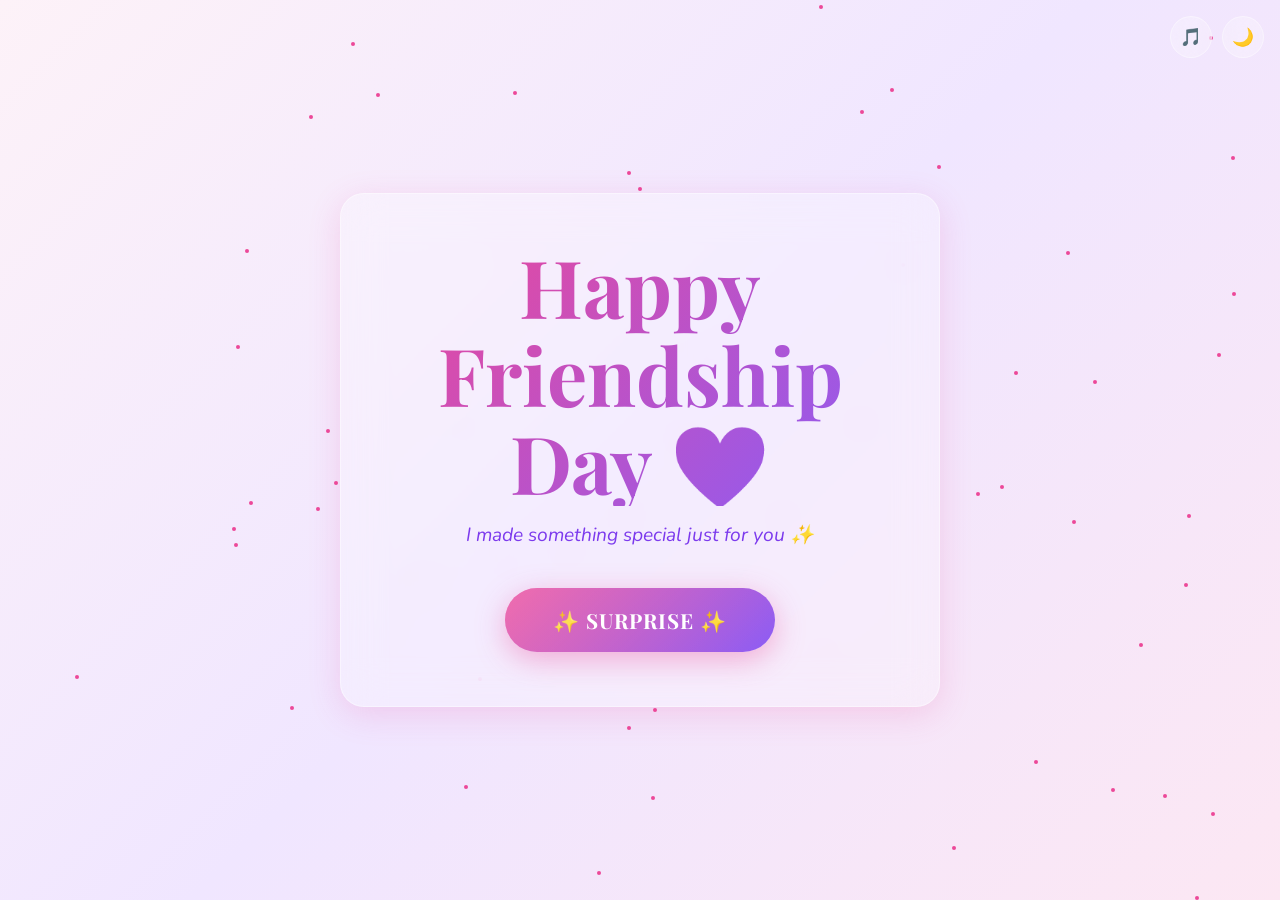
<file: index.html>
<!DOCTYPE html>
<html lang="en">
<head>
<meta charset="UTF-8">
<meta name="viewport" content="width=device-width, initial-scale=1.0">
<title>Happy Friendship Day ❤️</title>
<link rel="stylesheet" href="css/style.css">
<style>
body { background: linear-gradient(135deg, #fdf2f8 0%, #f0e6ff 50%, #fce7f3 100%); min-height: 100vh; }
.hero { min-height: 100vh; display: flex; flex-direction: column; align-items: center; justify-content: center; text-align: center; padding: 2rem; position: relative; z-index: 1; }
.hero-card { padding: 3rem 3.5rem; max-width: 600px; width: 100%; animation: fadeInUp 1.2s ease; }
.greeting { font-family: 'Playfair Display', serif; font-size: clamp(2.5rem, 8vw, 5rem); font-weight: 700; background: linear-gradient(135deg, #ec4899, #8b5cf6); -webkit-background-clip: text; -webkit-text-fill-color: transparent; background-clip: text; animation: glowPulse 3s infinite; line-height: 1.1; margin-bottom: 1rem; }
.sub { font-size: 1.2rem; color: #7c3aed; margin-bottom: 2.5rem; font-style: italic; animation: fadeInUp 1.5s ease; }
.btn-wrap { animation: fadeInUp 1.8s ease; }
.sparkle { display: inline-block; animation: spin 3s linear infinite; }
.stars-bg { position: fixed; inset: 0; pointer-events: none; z-index: 0; }
.star { position: absolute; width: 4px; height: 4px; background: #ec4899; border-radius: 50%; animation: twinkle 2s infinite; }
@keyframes twinkle { 0%,100%{opacity:0;transform:scale(0)} 50%{opacity:1;transform:scale(1)} }
.heart-float { position: fixed; font-size: 1.5rem; animation: floatUp linear infinite; pointer-events: none; z-index: 0; }
</style>
</head>
<body>
<div id="loading"><div class="loading-heart">💖</div></div>
<div id="progress-bar"></div>

<div class="stars-bg" id="stars"></div>
<div class="particles-container"></div>

<div class="controls">
  <button class="ctrl-btn" id="music-btn" onclick="toggleMusic()" title="Music">🎵</button>
  <button class="ctrl-btn" id="dark-btn" onclick="toggleDark()" title="Dark Mode">🌙</button>
</div>

<div class="hero">
  <div class="glass-card hero-card">
    <div class="greeting">Happy Friendship Day ❤️</div>
    <p class="sub">I made something special just for you ✨</p>
    <div class="btn-wrap">
      <a href="surprise1.html" class="surprise-btn">
        <span class="sparkle">✨</span> SURPRISE <span class="sparkle">✨</span>
      </a>
    </div>
  </div>
</div>

<button id="back-to-top" onclick="scrollTop()">↑</button>

<script src="js/photos.js"></script>
<script src="js/main.js"></script>
<script src="js/animations.js"></script>
<script>
// Create stars
const starsEl = document.getElementById('stars');
for (let i = 0; i < 60; i++) {
  const s = document.createElement('div');
  s.className = 'star';
  s.style.left = Math.random() * 100 + '%';
  s.style.top = Math.random() * 100 + '%';
  s.style.animationDelay = Math.random() * 2 + 's';
  s.style.animationDuration = (1 + Math.random() * 2) + 's';
  starsEl.appendChild(s);
}
</script>
</body>
</html>
</file>
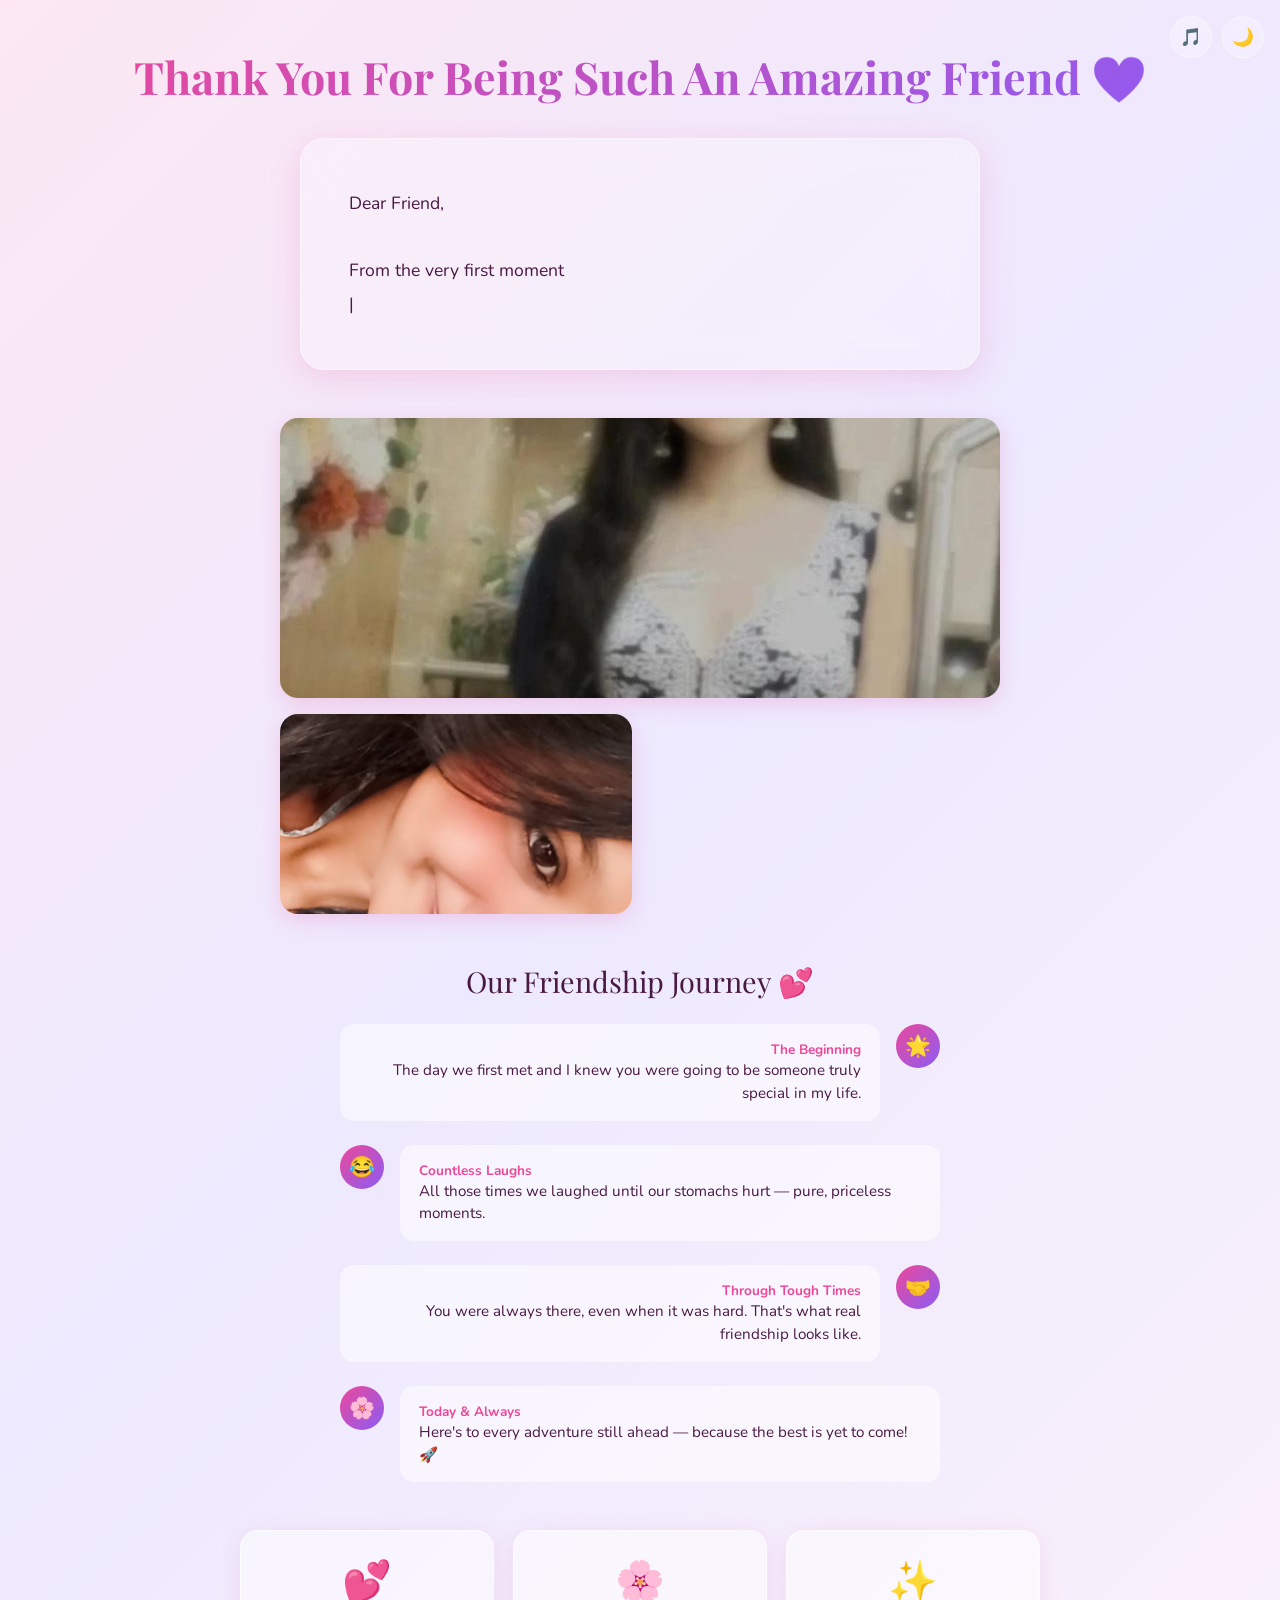
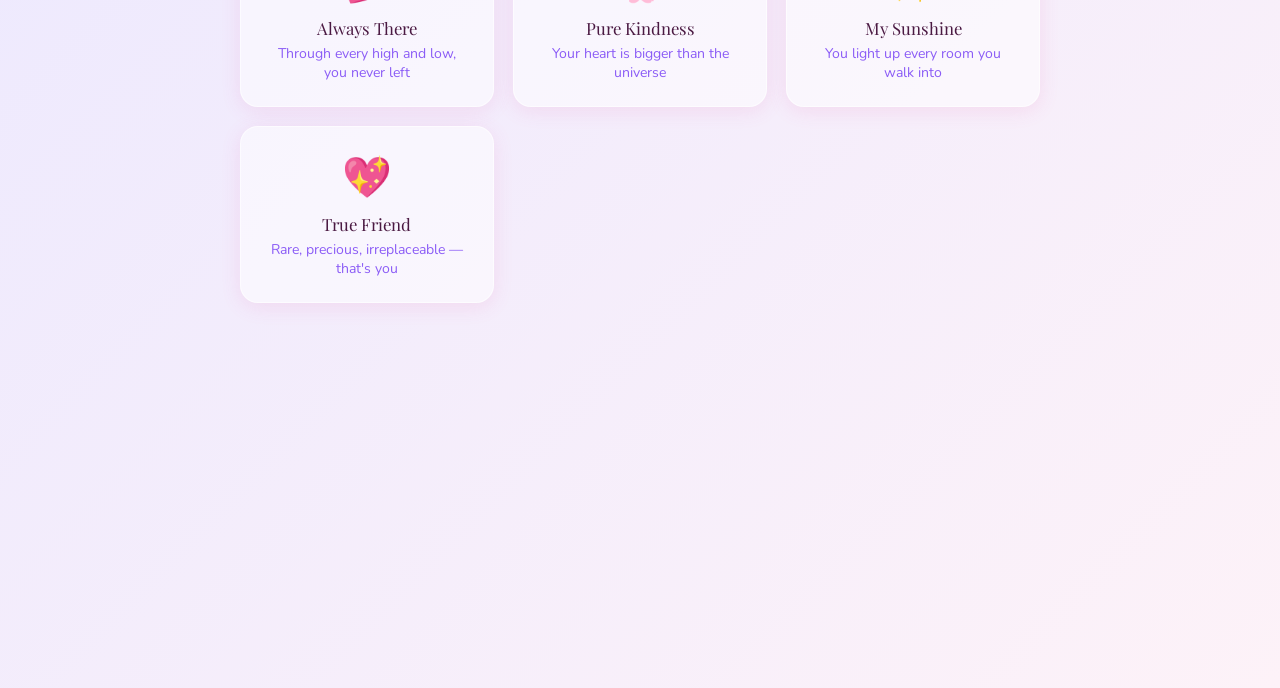
<file: final-message.html>
<!DOCTYPE html>
<html lang="en">
<head>
<meta charset="UTF-8">
<meta name="viewport" content="width=device-width, initial-scale=1.0">
<title>Final Message 💖</title>
<link rel="stylesheet" href="css/style.css">
<style>
body { background: linear-gradient(135deg, #fce7f3 0%, #ede9fe 40%, #fdf2f8 100%); min-height: 100vh; }
.page { padding: 3rem 1.5rem 5rem; position: relative; z-index: 1; }
.final-header { text-align: center; margin-bottom: 2rem; }
.final-title { font-family: 'Playfair Display', serif; font-size: clamp(1.5rem, 5vw, 2.8rem); font-weight: 700; background: linear-gradient(135deg, #ec4899, #8b5cf6); -webkit-background-clip: text; -webkit-text-fill-color: transparent; background-clip: text; line-height: 1.3; animation: glowPulse 3s infinite; }

/* Letter */
.letter { max-width: 680px; margin: 0 auto 3rem; padding: 3rem; }
.letter-body { font-size: 1.1rem; color: #4a1942; line-height: 1.9; }
#typewriter-text { font-family: 'Nunito', sans-serif; }
.cursor { display: inline-block; animation: blink 0.7s infinite; }
@keyframes blink { 0%,100%{opacity:1} 50%{opacity:0} }

/* Collage */
.collage { max-width: 720px; margin: 0 auto 3rem; display: grid; grid-template-columns: 1fr 1fr; gap: 1rem; }
.collage-item { border-radius: 18px; overflow: hidden; box-shadow: 0 6px 20px rgba(236,72,153,0.2); transition: transform 0.4s; }
.collage-item:hover { transform: scale(1.04) rotate(1deg); }
.collage-item img { width: 100%; height: 200px; object-fit: cover; display: block; }
.collage-item:first-child { grid-column: 1 / -1; }
.collage-item:first-child img { height: 280px; }

/* Timeline */
.timeline { max-width: 600px; margin: 0 auto 3rem; }
.timeline-title { font-family: 'Playfair Display', serif; font-size: 1.8rem; color: #4a1942; text-align: center; margin-bottom: 1.5rem; }
.timeline-item { display: flex; gap: 1rem; margin-bottom: 1.5rem; animation: slideInLeft 0.7s ease both; }
.timeline-item:nth-child(even) { animation-name: slideInRight; flex-direction: row-reverse; text-align: right; }
.timeline-dot { min-width: 44px; height: 44px; background: linear-gradient(135deg, #ec4899, #8b5cf6); border-radius: 50%; display: flex; align-items: center; justify-content: center; font-size: 1.3rem; flex-shrink: 0; }
.timeline-content { background: rgba(255,255,255,0.5); border-radius: 14px; padding: 1rem 1.2rem; flex: 1; }
.timeline-year { font-weight: 700; color: #ec4899; font-size: 0.85rem; }
.timeline-text { color: #4a1942; font-size: 0.95rem; line-height: 1.5; }

/* Memory cards */
.memory-cards { max-width: 800px; margin: 0 auto 3rem; display: grid; grid-template-columns: repeat(auto-fill, minmax(220px, 1fr)); gap: 1.2rem; }
.m-card { background: rgba(255,255,255,0.5); border: 1px solid rgba(255,255,255,0.6); border-radius: 18px; padding: 1.5rem; text-align: center; animation: fadeInUp 0.7s ease both; box-shadow: 0 4px 20px rgba(236,72,153,0.12); transition: transform 0.3s; }
.m-card:hover { transform: translateY(-6px); }
.m-card .icon { font-size: 2.5rem; margin-bottom: 0.5rem; }
.m-card .m-title { font-family: 'Playfair Display', serif; color: #4a1942; font-size: 1.05rem; margin-bottom: 0.3rem; }
.m-card .m-text { color: #8b5cf6; font-size: 0.88rem; }

/* Ending */
.ending { text-align: center; max-width: 550px; margin: 0 auto 2.5rem; }
.ending-quote { font-family: 'Playfair Display', serif; font-style: italic; font-size: 1.3rem; color: #4a1942; line-height: 1.7; margin-bottom: 2rem; padding: 1.5rem 2rem; }
.final-btn-wrap { text-align: center; }
.final-btn { background: linear-gradient(135deg, #ec4899, #a855f7, #8b5cf6); animation: pulseShadow 2s infinite; }

.reveal { opacity: 0; transform: translateY(30px); transition: opacity 0.7s, transform 0.7s; }
.revealed { opacity: 1; transform: translateY(0); }
</style>
</head>
<body>
<div id="loading"><div class="loading-heart">💖</div></div>
<div id="progress-bar"></div>
<div class="particles-container"></div>
<div class="controls">
  <button class="ctrl-btn" id="music-btn" onclick="toggleMusic()">🎵</button>
  <button class="ctrl-btn" id="dark-btn" onclick="toggleDark()">🌙</button>
</div>

<div class="page page-content">
  <div class="final-header">
    <div class="final-title">Thank You For Being Such An Amazing Friend ❤️</div>
  </div>

  <!-- Letter -->
  <div class="glass-card letter reveal">
    <div class="letter-body">
      <div id="typewriter-text"></div><span class="cursor">|</span>
    </div>
  </div>

  <!-- Photo Collage -->
  <div class="collage reveal" id="collage"></div>

  <!-- Timeline -->
  <div class="timeline reveal">
    <div class="timeline-title">Our Friendship Journey 💕</div>
    <div class="timeline-item"><div class="timeline-dot">🌟</div><div class="timeline-content"><div class="timeline-year">The Beginning</div><div class="timeline-text">The day we first met and I knew you were going to be someone truly special in my life.</div></div></div>
    <div class="timeline-item"><div class="timeline-dot">😂</div><div class="timeline-content"><div class="timeline-year">Countless Laughs</div><div class="timeline-text">All those times we laughed until our stomachs hurt — pure, priceless moments.</div></div></div>
    <div class="timeline-item"><div class="timeline-dot">🤝</div><div class="timeline-content"><div class="timeline-year">Through Tough Times</div><div class="timeline-text">You were always there, even when it was hard. That's what real friendship looks like.</div></div></div>
    <div class="timeline-item"><div class="timeline-dot">🌸</div><div class="timeline-content"><div class="timeline-year">Today & Always</div><div class="timeline-text">Here's to every adventure still ahead — because the best is yet to come! 🚀</div></div></div>
  </div>

  <!-- Memory Cards -->
  <div class="memory-cards reveal">
    <div class="m-card" style="animation-delay:0s"><div class="icon">💕</div><div class="m-title">Always There</div><div class="m-text">Through every high and low, you never left</div></div>
    <div class="m-card" style="animation-delay:0.15s"><div class="icon">🌸</div><div class="m-title">Pure Kindness</div><div class="m-text">Your heart is bigger than the universe</div></div>
    <div class="m-card" style="animation-delay:0.3s"><div class="icon">✨</div><div class="m-title">My Sunshine</div><div class="m-text">You light up every room you walk into</div></div>
    <div class="m-card" style="animation-delay:0.45s"><div class="icon">💖</div><div class="m-title">True Friend</div><div class="m-text">Rare, precious, irreplaceable — that's you</div></div>
  </div>

  <!-- Ending -->
  <div class="ending reveal">
    <div class="glass-card ending-quote">
      "No matter where life takes us, these memories will always stay special."
    </div>
    <div class="final-btn-wrap">
      <button class="surprise-btn final-btn" onclick="celebrate(event)">❤️ HAPPY FRIENDSHIP DAY ❤️</button>
    </div>
  </div>
</div>

<button id="back-to-top" onclick="scrollTop()">↑</button>

<script src="js/photos.js"></script>
<script src="js/main.js"></script>
<script src="js/animations.js"></script>
<script>
// Build collage
const collage = document.getElementById('collage');
PHOTOS.forEach((src, i) => {
  const div = document.createElement('div');
  div.className = 'collage-item';
  div.innerHTML = `<img src="${src}" alt="Memory" loading="lazy">`;
  collage.appendChild(div);
});

// Typewriter
const message = `Dear Friend,\n\nFrom the very first moment we met, I knew you were someone extraordinary. Your laughter is contagious, your kindness is boundless, and your presence makes every single day brighter.\n\nThank you for every inside joke, every late-night conversation, every shoulder you've offered, and every moment of pure, unfiltered joy.\n\nYou are not just a friend — you are a blessing. And today, on Friendship Day, I want you to know that I am so, so grateful for YOU. 💖`;

function startTypewriter() {
  const el = document.getElementById('typewriter-text');
  if (!el) return;
  let i = 0;
  function tick() {
    if (i < message.length) {
      el.textContent += message[i] === '\n' ? '\n' : message[i];
      if (message[i] === '\n') {
        el.innerHTML = el.innerHTML + '<br>';
        el.textContent = '';
        // rebuild with br
      }
      i++;
      setTimeout(tick, message[i-1] === '\n' ? 300 : 35);
    }
  }
  // Better approach: just set html
  let idx = 0;
  el.innerHTML = '';
  const full = message.replace(/\n/g, '<br>');
  const chars = [...message];
  function typeChar() {
    if (idx < chars.length) {
      if (chars[idx] === '\n') { el.innerHTML += '<br>'; } 
      else { el.innerHTML += chars[idx]; }
      idx++;
      setTimeout(typeChar, chars[idx-1] === '\n' ? 300 : 38);
    }
  }
  typeChar();
}

// Start typewriter when visible
const letterEl = document.querySelector('.letter');
const obs = new IntersectionObserver(entries => {
  if (entries[0].isIntersecting) { startTypewriter(); obs.disconnect(); }
}, { threshold: 0.3 });
if (letterEl) obs.observe(letterEl);

function celebrate(e) {
  confettiBurst(e.clientX, e.clientY);
  heartExplosion(e.clientX, e.clientY);
  setTimeout(() => fireworks(), 200);
  setTimeout(() => fireworks(), 700);
}
</script>
</body>
</html>
</file>
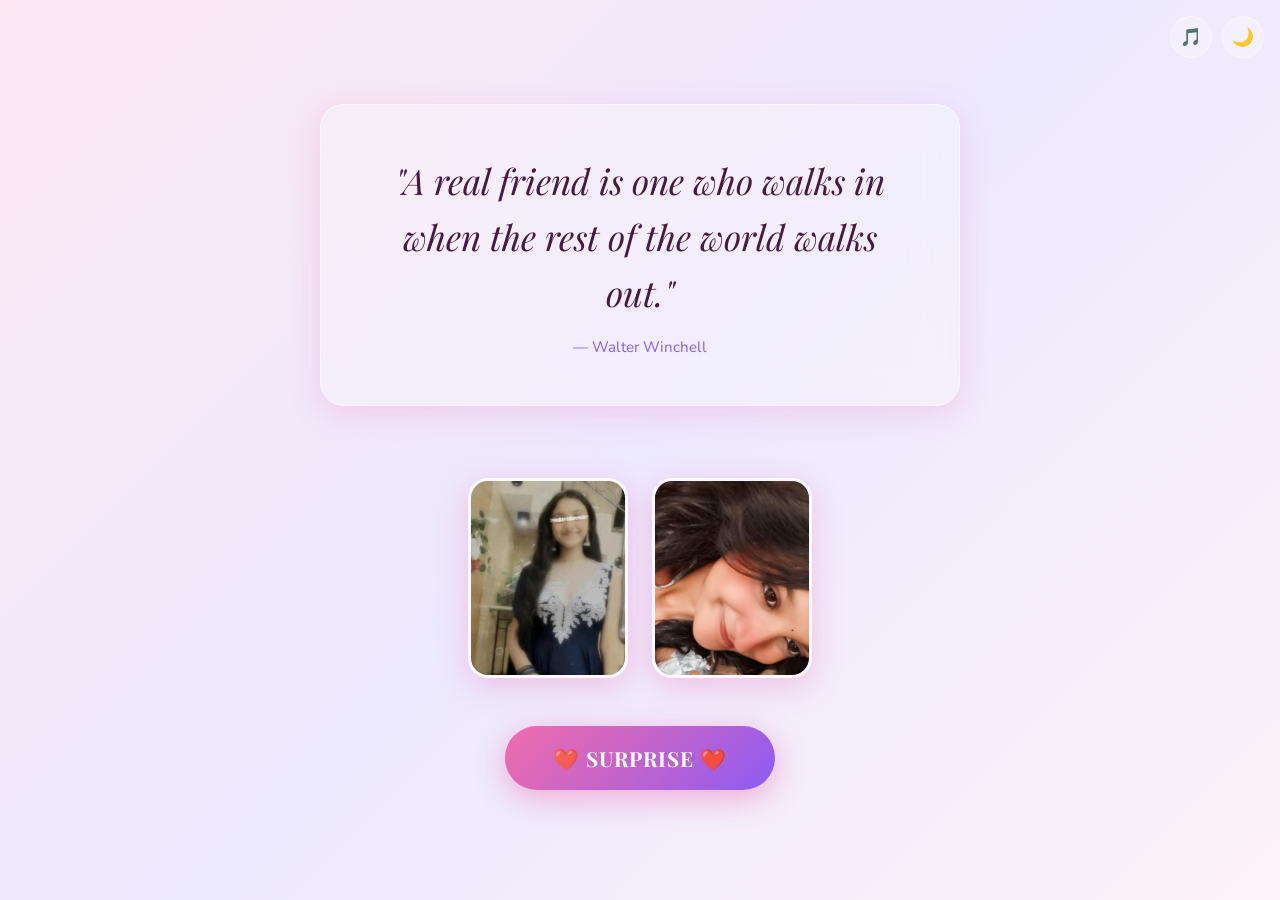
<file: surprise1.html>
<!DOCTYPE html>
<html lang="en">
<head>
<meta charset="UTF-8">
<meta name="viewport" content="width=device-width, initial-scale=1.0">
<title>Surprise 1 💕</title>
<link rel="stylesheet" href="css/style.css">
<style>
body { background: linear-gradient(135deg, #fce7f3 0%, #ede9fe 50%, #fdf2f8 100%); min-height: 100vh; }
.page { min-height: 100vh; display: flex; flex-direction: column; align-items: center; justify-content: center; padding: 2rem; position: relative; z-index: 1; }
.quote-card { padding: 3rem; max-width: 640px; width: 100%; text-align: center; animation: fadeInUp 1s ease; margin-bottom: 2.5rem; }
.quote { font-family: 'Playfair Display', serif; font-size: clamp(1.4rem, 4vw, 2.2rem); color: #4a1942; font-style: italic; line-height: 1.6; margin-bottom: 1rem; }
.quote-attr { color: #8b5cf6; font-size: 0.95rem; }
.floating-photos { display: flex; gap: 1.5rem; flex-wrap: wrap; justify-content: center; margin: 2rem 0; position: relative; z-index: 1; }
.fp { width: 160px; height: 200px; border-radius: 20px; overflow: hidden; border: 3px solid rgba(255,255,255,0.7); box-shadow: 0 8px 30px rgba(236,72,153,0.25); animation: float 4s ease-in-out infinite; cursor: pointer; }
.fp:nth-child(2) { animation-delay: -2s; animation-duration: 5s; }
.fp img { width: 100%; height: 100%; object-fit: cover; }
.btn-section { text-align: center; margin-top: 1rem; }
.rain-heart { position: fixed; pointer-events: none; z-index: 0; font-size: 1.5rem; animation: floatUp linear infinite; }
@keyframes float { 0%,100%{transform:translateY(0) rotate(-3deg)} 50%{transform:translateY(-20px) rotate(3deg)} }
</style>
</head>
<body>
<div id="loading"><div class="loading-heart">💕</div></div>
<div id="progress-bar"></div>
<div class="particles-container"></div>
<div class="controls">
  <button class="ctrl-btn" id="music-btn" onclick="toggleMusic()">🎵</button>
  <button class="ctrl-btn" id="dark-btn" onclick="toggleDark()">🌙</button>
</div>

<div class="page page-content">
  <div class="glass-card quote-card">
    <div class="quote">"A real friend is one who walks in when the rest of the world walks out."</div>
    <div class="quote-attr">— Walter Winchell</div>
  </div>

  <div class="floating-photos" id="photo-frames"></div>

  <div class="btn-section">
    <a href="surprise2.html" class="surprise-btn">❤️ SURPRISE ❤️</a>
  </div>
</div>

<button id="back-to-top" onclick="scrollTop()">↑</button>

<script src="js/photos.js"></script>
<script src="js/main.js"></script>
<script src="js/animations.js"></script>
<script>
const frames = document.getElementById('photo-frames');
PHOTOS.forEach((src, i) => {
  const div = document.createElement('div');
  div.className = 'fp';
  div.style.animationDelay = (i * -1.5) + 's';
  div.innerHTML = `<img src="${src}" alt="Memory ${i+1}" loading="lazy">`;
  frames.appendChild(div);
});

// Heart rain
for (let i = 0; i < 12; i++) {
  const h = document.createElement('div');
  h.className = 'rain-heart';
  h.textContent = ['❤️','💕','💗','💖','💝'][i % 5];
  h.style.left = Math.random() * 100 + '%';
  h.style.animationDuration = (5 + Math.random() * 8) + 's';
  h.style.animationDelay = (Math.random() * 6) + 's';
  document.body.appendChild(h);
}
</script>
</body>
</html>
</file>
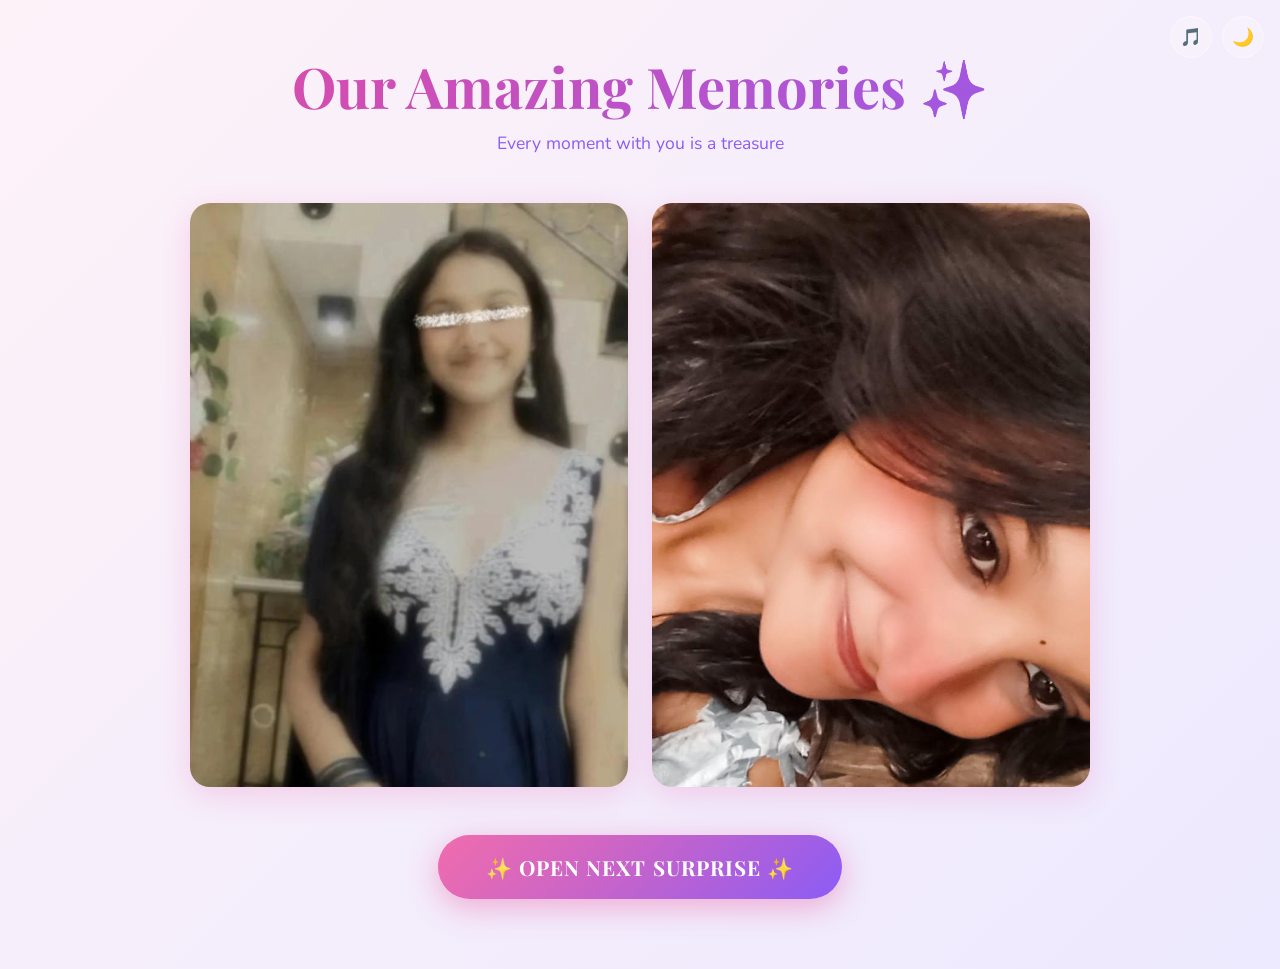
<file: surprise2.html>
<!DOCTYPE html>
<html lang="en">
<head>
<meta charset="UTF-8">
<meta name="viewport" content="width=device-width, initial-scale=1.0">
<title>Our Memories ✨</title>
<link rel="stylesheet" href="css/style.css">
<style>
body { background: linear-gradient(135deg, #fdf2f8 0%, #ede9fe 100%); min-height: 100vh; }
.page { padding: 3rem 1.5rem 4rem; position: relative; z-index: 1; }
.page-header { text-align: center; margin-bottom: 3rem; animation: fadeInUp 1s ease; }
.page-title { font-family: 'Playfair Display', serif; font-size: clamp(2rem, 6vw, 3.5rem); font-weight: 700; background: linear-gradient(135deg, #ec4899, #8b5cf6); -webkit-background-clip: text; -webkit-text-fill-color: transparent; background-clip: text; }
.page-sub { color: #8b5cf6; font-size: 1.1rem; margin-top: 0.5rem; }
.memory-wall { max-width: 900px; margin: 0 auto; display: grid; grid-template-columns: repeat(auto-fit, minmax(250px, 1fr)); gap: 1.5rem; }
.memory-card { border-radius: 20px; overflow: hidden; position: relative; animation: fadeInUp 0.8s ease both; box-shadow: 0 8px 30px rgba(236,72,153,0.2); transition: transform 0.4s, box-shadow 0.4s; cursor: pointer; aspect-ratio: 3/4; }
.memory-card:hover { transform: scale(1.04) translateY(-6px); box-shadow: 0 20px 50px rgba(236,72,153,0.4); }
.memory-card img { width: 100%; height: 100%; object-fit: cover; transition: transform 0.5s; }
.memory-card:hover img { transform: scale(1.08); }
.memory-overlay { position: absolute; inset: 0; background: linear-gradient(to top, rgba(139,92,246,0.7) 0%, transparent 60%); opacity: 0; transition: opacity 0.4s; display: flex; align-items: flex-end; padding: 1.2rem; }
.memory-card:hover .memory-overlay { opacity: 1; }
.memory-label { color: white; font-family: 'Playfair Display', serif; font-size: 1.1rem; font-style: italic; }
.glow-ring { position: absolute; inset: -4px; border-radius: 24px; background: linear-gradient(135deg, #ec4899, #8b5cf6); z-index: -1; opacity: 0; transition: opacity 0.4s; }
.memory-card:hover .glow-ring { opacity: 1; }
.btn-section { text-align: center; margin-top: 3rem; }
.reveal { opacity: 0; transform: translateY(30px); transition: opacity 0.7s, transform 0.7s; }
.revealed { opacity: 1; transform: translateY(0); }
</style>
</head>
<body>
<div id="loading"><div class="loading-heart">🌸</div></div>
<div id="progress-bar"></div>
<div class="particles-container"></div>
<div class="controls">
  <button class="ctrl-btn" id="music-btn" onclick="toggleMusic()">🎵</button>
  <button class="ctrl-btn" id="dark-btn" onclick="toggleDark()">🌙</button>
</div>

<div class="page page-content">
  <div class="page-header">
    <div class="page-title">Our Amazing Memories ✨</div>
    <p class="page-sub">Every moment with you is a treasure</p>
  </div>

  <div class="memory-wall" id="memory-wall"></div>

  <div class="btn-section reveal">
    <a href="surprise3.html" class="surprise-btn">✨ OPEN NEXT SURPRISE ✨</a>
  </div>
</div>

<button id="back-to-top" onclick="scrollTop()">↑</button>

<script src="js/photos.js"></script>
<script src="js/main.js"></script>
<script src="js/animations.js"></script>
<script>
const wall = document.getElementById('memory-wall');
const labels = ["Sunshine & Smiles 🌟", "Pure Joy 💖", "Always Beautiful 🌸", "Our Fav Moments 💕"];
PHOTOS.forEach((src, i) => {
  const card = document.createElement('div');
  card.className = 'memory-card reveal';
  card.style.animationDelay = (i * 0.2) + 's';
  card.innerHTML = `
    <img src="${src}" alt="Memory" loading="lazy">
    <div class="memory-overlay"><div class="memory-label">${labels[i % labels.length]}</div></div>
    <div class="glow-ring"></div>
  `;
  wall.appendChild(card);
});
</script>
</body>
</html>
</file>
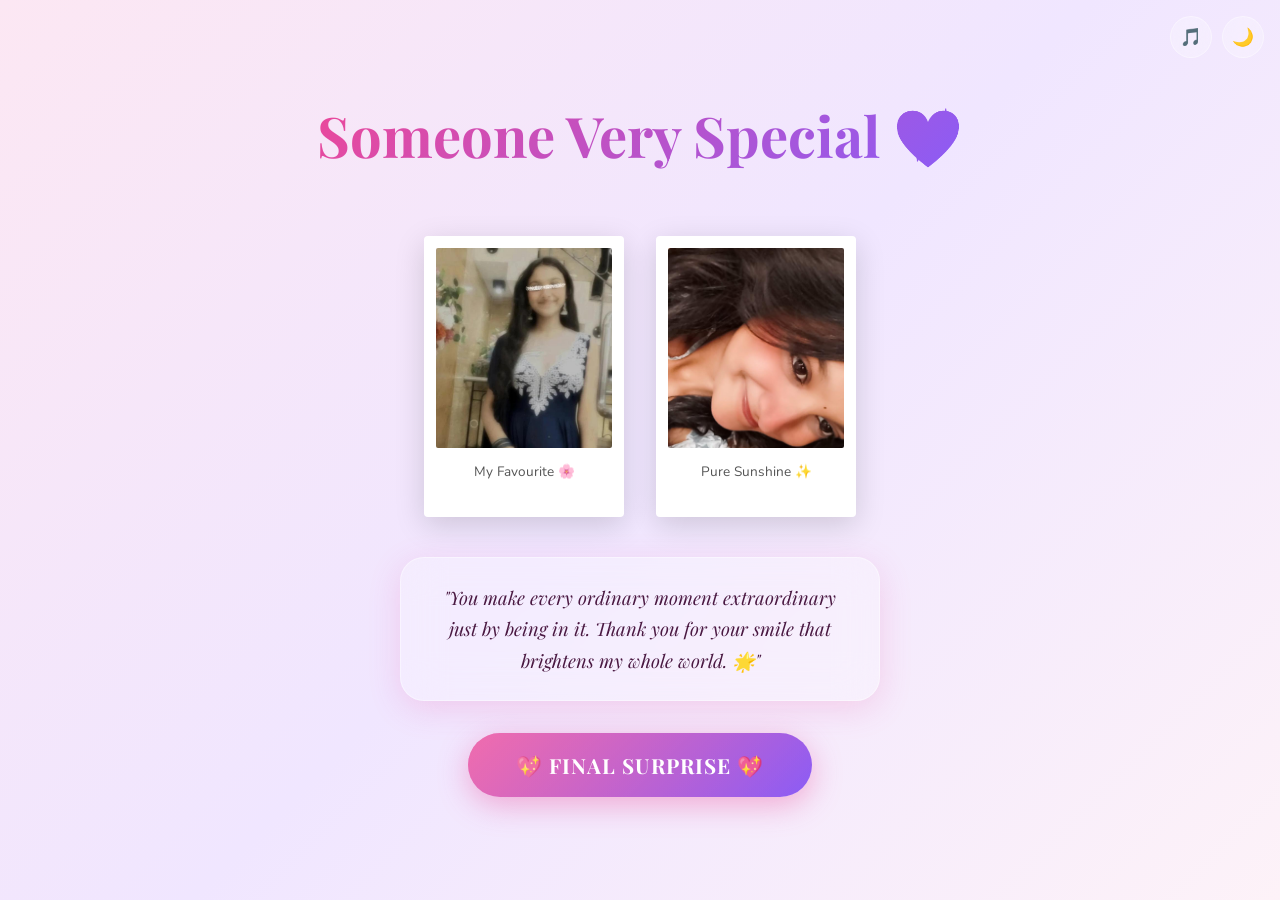
<file: surprise3.html>
<!DOCTYPE html>
<html lang="en">
<head>
<meta charset="UTF-8">
<meta name="viewport" content="width=device-width, initial-scale=1.0">
<title>Someone Special 💖</title>
<link rel="stylesheet" href="css/style.css">
<style>
body { background: linear-gradient(135deg, #fce7f3 0%, #f0e6ff 50%, #fdf2f8 100%); min-height: 100vh; }
.page { min-height: 100vh; display: flex; flex-direction: column; align-items: center; justify-content: center; padding: 2rem; position: relative; z-index: 1; }
.section-title { font-family: 'Playfair Display', serif; font-size: clamp(2rem, 7vw, 3.5rem); font-weight: 700; background: linear-gradient(135deg, #ec4899, #8b5cf6); -webkit-background-clip: text; -webkit-text-fill-color: transparent; background-clip: text; text-align: center; margin-bottom: 2.5rem; animation: glowPulse 3s infinite; }
.polaroids-wrap { display: flex; gap: 2rem; flex-wrap: wrap; justify-content: center; margin: 1.5rem 0 2.5rem; }
.polaroid-item { animation: swingFloat 5s ease-in-out infinite; transform-origin: top center; }
.polaroid-item:nth-child(2) { animation-delay: -2.5s; }
@keyframes swingFloat {
  0%,100% { transform: rotate(-5deg) translateY(0); }
  25% { transform: rotate(3deg) translateY(-15px); }
  75% { transform: rotate(-2deg) translateY(-8px); }
}
.polaroid-item .polaroid { min-width: 150px; max-width: 200px; }
.polaroid-item .polaroid img { height: 200px; object-fit: cover; }
.heart-burst { position: fixed; pointer-events: none; font-size: 1.4rem; animation: floatUp linear infinite; z-index: 0; }
.quote2 { font-family: 'Playfair Display', serif; font-style: italic; font-size: 1.15rem; color: #4a1942; text-align: center; max-width: 480px; line-height: 1.7; margin-bottom: 2rem; padding: 1.5rem 2rem; }
.btn-section { text-align: center; }
</style>
</head>
<body>
<div id="loading"><div class="loading-heart">💖</div></div>
<div id="progress-bar"></div>
<div class="particles-container"></div>
<div class="controls">
  <button class="ctrl-btn" id="music-btn" onclick="toggleMusic()">🎵</button>
  <button class="ctrl-btn" id="dark-btn" onclick="toggleDark()">🌙</button>
</div>

<div class="page page-content">
  <div class="section-title">Someone Very Special 💖</div>

  <div class="polaroids-wrap" id="polaroids"></div>

  <div class="glass-card quote2">
    "You make every ordinary moment extraordinary just by being in it. 
    Thank you for your smile that brightens my whole world. 🌟"
  </div>

  <div class="btn-section">
    <a href="gallery.html" class="surprise-btn">💖 FINAL SURPRISE 💖</a>
  </div>
</div>

<button id="back-to-top" onclick="scrollTop()">↑</button>

<script src="js/photos.js"></script>
<script src="js/main.js"></script>
<script src="js/animations.js"></script>
<script>
const polaroids = document.getElementById('polaroids');
const captions = ["My Favourite 🌸", "Pure Sunshine ✨", "Always Glowing 💕", "Forever Friend 💖"];
PHOTOS.forEach((src, i) => {
  const div = document.createElement('div');
  div.className = 'polaroid-item';
  div.innerHTML = `
    <div class="polaroid">
      <img src="${src}" alt="Photo ${i+1}">
      <p>${captions[i % captions.length]}</p>
    </div>
  `;
  polaroids.appendChild(div);
});

// Heart burst background
for (let i = 0; i < 14; i++) {
  const h = document.createElement('div');
  h.className = 'heart-burst';
  h.textContent = ['💖','💗','💕','❤️','💝','💓'][i % 6];
  h.style.left = Math.random() * 100 + '%';
  h.style.animationDuration = (6 + Math.random() * 8) + 's';
  h.style.animationDelay = (Math.random() * 7) + 's';
  document.body.appendChild(h);
}
</script>
</body>
</html>
</file>
<file: css/style.css>
@import url('https://fonts.googleapis.com/css2?family=Playfair+Display:ital,wght@0,400;0,700;1,400&family=Nunito:wght@300;400;600;700&display=swap');

:root {
  --pink: #f9a8d4;
  --pink-deep: #ec4899;
  --lavender: #c4b5fd;
  --lavender-deep: #8b5cf6;
  --white: #ffffff;
  --soft-bg: #fdf2f8;
  --glass: rgba(255,255,255,0.25);
  --glass-border: rgba(255,255,255,0.4);
  --shadow: 0 8px 32px rgba(236,72,153,0.18);
  --text-dark: #4a1942;
  --text-mid: #7c3aed;
}

* { margin: 0; padding: 0; box-sizing: border-box; }

html { scroll-behavior: smooth; }

body {
  font-family: 'Nunito', sans-serif;
  background: var(--soft-bg);
  min-height: 100vh;
  overflow-x: hidden;
}

/* ===== PROGRESS BAR ===== */
#progress-bar {
  position: fixed; top: 0; left: 0; height: 3px;
  background: linear-gradient(90deg, var(--pink-deep), var(--lavender-deep));
  width: 0%; z-index: 9999; transition: width 0.2s;
}

/* ===== LOADING SCREEN ===== */
#loading {
  position: fixed; inset: 0;
  background: linear-gradient(135deg, #fdf2f8, #f0e6ff);
  display: flex; align-items: center; justify-content: center;
  z-index: 10000; transition: opacity 0.8s, visibility 0.8s;
}
#loading.hidden { opacity: 0; visibility: hidden; }
.loading-heart {
  font-size: 3rem; animation: heartbeat 0.8s infinite;
}

/* ===== FLOATING PARTICLES ===== */
.particles-container {
  position: fixed; inset: 0; pointer-events: none; z-index: 0; overflow: hidden;
}
.particle {
  position: absolute; font-size: 1.2rem;
  animation: floatUp linear infinite;
  opacity: 0;
}

@keyframes floatUp {
  0% { transform: translateY(110vh) rotate(0deg); opacity: 0; }
  10% { opacity: 1; }
  90% { opacity: 0.8; }
  100% { transform: translateY(-10vh) rotate(720deg); opacity: 0; }
}

/* ===== GLASSMORPHISM CARD ===== */
.glass-card {
  background: var(--glass);
  backdrop-filter: blur(20px);
  -webkit-backdrop-filter: blur(20px);
  border: 1px solid var(--glass-border);
  border-radius: 24px;
  box-shadow: var(--shadow);
}

/* ===== SURPRISE BUTTON ===== */
.surprise-btn {
  display: inline-block;
  padding: 18px 48px;
  background: linear-gradient(135deg, var(--pink-deep), var(--lavender-deep));
  color: white;
  font-family: 'Playfair Display', serif;
  font-size: 1.3rem;
  font-weight: 700;
  border: none;
  border-radius: 60px;
  cursor: pointer;
  text-decoration: none;
  box-shadow: 0 8px 30px rgba(236,72,153,0.4), 0 0 0 0 rgba(236,72,153,0.4);
  animation: pulseShadow 2s infinite;
  transition: transform 0.3s, box-shadow 0.3s;
  position: relative;
  overflow: hidden;
  letter-spacing: 0.05em;
}
.surprise-btn::before {
  content: '';
  position: absolute; inset: 0;
  background: linear-gradient(135deg, rgba(255,255,255,0.2), transparent);
  border-radius: 60px;
}
.surprise-btn:hover {
  transform: scale(1.07) translateY(-3px);
  box-shadow: 0 16px 50px rgba(236,72,153,0.5);
}
.surprise-btn:active { transform: scale(0.97); }

@keyframes pulseShadow {
  0%, 100% { box-shadow: 0 8px 30px rgba(236,72,153,0.4), 0 0 0 0 rgba(236,72,153,0.3); }
  50% { box-shadow: 0 8px 30px rgba(236,72,153,0.4), 0 0 0 20px rgba(236,72,153,0); }
}

@keyframes heartbeat { 0%,100%{transform:scale(1)} 50%{transform:scale(1.3)} }
@keyframes fadeInUp { from{opacity:0;transform:translateY(40px)} to{opacity:1;transform:translateY(0)} }
@keyframes fadeIn { from{opacity:0} to{opacity:1} }
@keyframes spin { to{transform:rotate(360deg)} }
@keyframes float { 0%,100%{transform:translateY(0)} 50%{transform:translateY(-20px)} }
@keyframes glowPulse {
  0%,100%{text-shadow:0 0 20px rgba(236,72,153,0.5),0 0 40px rgba(139,92,246,0.3)}
  50%{text-shadow:0 0 40px rgba(236,72,153,0.9),0 0 80px rgba(139,92,246,0.6)}
}
@keyframes slideInLeft { from{opacity:0;transform:translateX(-60px)} to{opacity:1;transform:translateX(0)} }
@keyframes slideInRight { from{opacity:0;transform:translateX(60px)} to{opacity:1;transform:translateX(0)} }

/* ===== PAGE TRANSITION ===== */
.page-content { animation: fadeIn 1s ease; }

/* ===== BACK TO TOP ===== */
#back-to-top {
  position: fixed; bottom: 24px; right: 24px;
  width: 46px; height: 46px;
  background: linear-gradient(135deg, var(--pink-deep), var(--lavender-deep));
  border: none; border-radius: 50%;
  color: white; font-size: 1.2rem; cursor: pointer;
  box-shadow: 0 4px 15px rgba(236,72,153,0.4);
  opacity: 0; transition: opacity 0.3s;
  display: flex; align-items: center; justify-content: center;
  z-index: 999;
}
#back-to-top.visible { opacity: 1; }

/* ===== DARK MODE ===== */
body.dark {
  --soft-bg: #1a0a2e;
  --text-dark: #f9a8d4;
  --text-mid: #c4b5fd;
  background: linear-gradient(135deg, #1a0a2e, #0d0620);
}
body.dark .glass-card {
  background: rgba(255,255,255,0.07);
  border-color: rgba(255,255,255,0.15);
}

/* ===== CONTROLS ===== */
.controls {
  position: fixed; top: 16px; right: 16px;
  display: flex; gap: 10px; z-index: 999;
}
.ctrl-btn {
  width: 42px; height: 42px;
  background: var(--glass);
  backdrop-filter: blur(10px);
  border: 1px solid var(--glass-border);
  border-radius: 50%;
  cursor: pointer; font-size: 1.1rem;
  display: flex; align-items: center; justify-content: center;
  transition: transform 0.2s;
}
.ctrl-btn:hover { transform: scale(1.1); }

/* ===== PHOTO FRAME ===== */
.photo-frame {
  border-radius: 20px;
  overflow: hidden;
  box-shadow: 0 8px 30px rgba(236,72,153,0.25);
  transition: transform 0.4s, box-shadow 0.4s;
  border: 3px solid rgba(255,255,255,0.6);
}
.photo-frame:hover {
  transform: scale(1.04) rotate(1deg);
  box-shadow: 0 16px 50px rgba(236,72,153,0.4);
}
.photo-frame img { width: 100%; height: 100%; object-fit: cover; display: block; }

/* ===== POLAROID ===== */
.polaroid {
  background: white;
  padding: 12px 12px 36px;
  border-radius: 4px;
  box-shadow: 0 8px 30px rgba(0,0,0,0.15);
  transition: transform 0.5s;
}
.polaroid:hover { transform: scale(1.05) rotate(0deg) !important; }
.polaroid img { width: 100%; aspect-ratio: 1; object-fit: cover; border-radius: 2px; }
.polaroid p { text-align: center; font-family: 'Nunito', sans-serif; color: #555; margin-top: 8px; font-size: 0.85rem; }

/* ===== RESPONSIVE ===== */
@media (max-width: 640px) {
  .surprise-btn { padding: 15px 36px; font-size: 1.1rem; }
}
</file>
